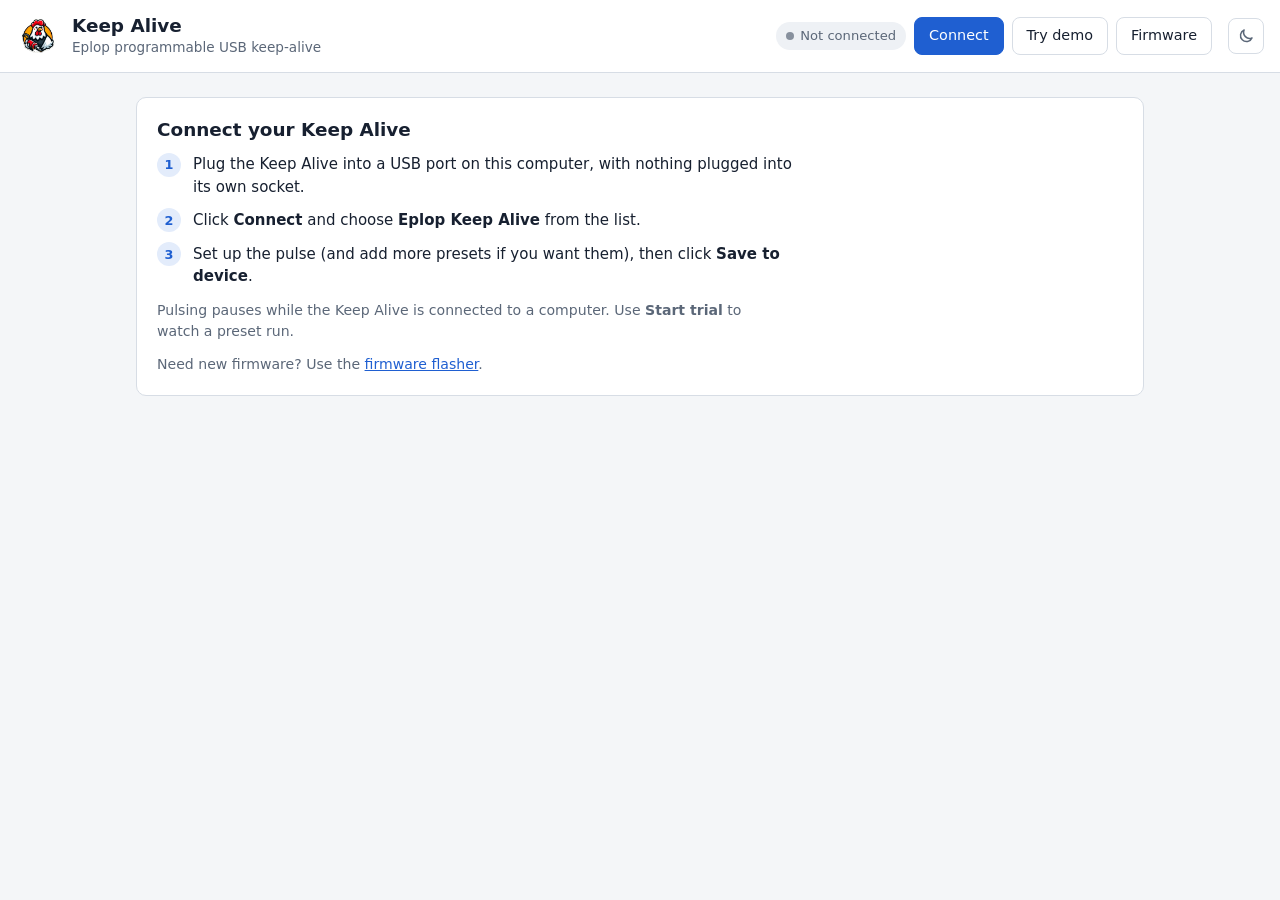
<file: docs/index.html>
<!doctype html>
<html lang="en">
<head>
<meta charset="utf-8">
<meta name="viewport" content="width=device-width, initial-scale=1">
<title>Eplop Keep Alive</title>
<meta name="description" content="Configure your Eplop programmable USB Keep Alive from the browser.">
<meta property="og:type" content="website">
<meta property="og:site_name" content="Eplop">
<meta property="og:title" content="Eplop Keep Alive">
<meta property="og:description" content="Configure your Eplop programmable USB Keep Alive from the browser.">
<meta property="og:url" content="https://chickey.github.io/keepalive-prog/">
<meta property="og:image" content="https://chickey.github.io/keepalive-prog/og-image.png">
<meta property="og:image:width" content="600">
<meta property="og:image:height" content="600">
<meta property="og:image:alt" content="Eplop Electronics logo">
<meta name="twitter:card" content="summary">
<meta name="theme-color" content="#f15600">
<link rel="icon" href="favicon.png" type="image/png">
<link rel="stylesheet" href="style.css?v=1.1.0-2">
<script>try { const t = localStorage.getItem('ka-theme'); if (t === 'light' || t === 'dark') document.documentElement.dataset.theme = t; } catch {}</script>
<script type="module" src="app.js"></script>
</head>
<body>
<header class="top">
  <div class="brand">
    <img class="mark" src="logo.png" alt="Eplop" width="44" height="44">
    <div>
      <h1>Keep Alive</h1>
      <p class="sub">Eplop programmable USB keep-alive</p>
    </div>
  </div>
  <div class="conn">
    <span id="connState" class="pill" data-state="off">Not connected</span>
    <button id="btnConnect" class="btn primary" type="button">Connect</button>
    <button id="btnDemo" class="btn" type="button">Try demo</button>
    <button id="btnDisconnect" class="btn" type="button" hidden>Disconnect</button>
    <a class="btn" href="flash.html?connect" title="Install new firmware on the Keep Alive">Firmware</a>
  </div>
  <button id="btnTheme" class="btn theme-btn" type="button" aria-label="Switch to dark mode" title="Switch to dark mode">
    <svg class="moon" viewBox="0 0 24 24" aria-hidden="true"><path d="M20 14.5A8 8 0 0 1 9.5 4 8 8 0 1 0 20 14.5Z"/></svg>
    <svg class="sun" viewBox="0 0 24 24" aria-hidden="true"><circle cx="12" cy="12" r="4"/><path d="M12 2v2M12 20v2M4.9 4.9l1.4 1.4M17.7 17.7l1.4 1.4M2 12h2M20 12h2M4.9 19.1l1.4-1.4M17.7 6.3l1.4-1.4"/></svg>
  </button>
</header>

<main class="wrap">
  <section id="unsupported" class="notice warn" hidden>
    <strong>This browser can't talk to the Keep Alive.</strong>
    Configuring the device needs Web Serial, which works in Chrome, Edge or Opera on a desktop computer.
    You can still look around with <em>Try demo</em>.
  </section>

  <section id="loaderNote" class="notice warn" hidden>
    <strong>This Keep Alive is in update mode.</strong> <span></span>
    <a class="btn small" href="flash.html?connect">Open the firmware page</a>
  </section>

  <section id="intro" class="intro">
    <h2>Connect your Keep Alive</h2>
    <ol class="steps">
      <li><span>Plug the Keep Alive into a USB port on this computer, with nothing plugged into its own socket.</span></li>
      <li><span>Click <b>Connect</b> and choose <b>Eplop Keep Alive</b> from the list.</span></li>
      <li><span>Set up the pulse (and add more presets if you want them), then click <b>Save to device</b>.</span></li>
    </ol>
    <p class="hint">Pulsing pauses while the Keep Alive is connected to a computer. Use <b>Start trial</b> to watch a preset run.</p>
    <p class="hint">Need new firmware? Use the <a href="flash.html?connect">firmware flasher</a>.</p>
  </section>

  <section id="device" hidden>
    <div class="devbar">
      <div class="devinfo" id="devInfo"></div>
      <div class="devactions">
        <span id="dirty" class="dirty" hidden>Unsaved changes</span>
        <button id="btnDefaults" class="btn" type="button">Restore defaults</button>
        <button id="btnSave" class="btn primary" type="button" disabled>Save to device</button>
      </div>
    </div>

    <div id="fault" class="notice error" hidden></div>

    <section class="live" aria-labelledby="liveTitle">
      <div class="live-head">
        <h2 id="liveTitle">Live</h2>
        <div class="live-controls">
          <button id="btnRun" class="btn" type="button">Start trial</button>
        </div>
      </div>
      <div class="readouts">
        <div class="readout"><span class="label">Load current</span><span class="value"><span id="rMa">–</span><small>mA</small></span></div>
        <div class="readout"><span class="label">Target</span><span class="value"><span id="rSet">–</span><small>mA</small></span></div>
        <div class="readout"><span class="label">Bus voltage</span><span class="value"><span id="rVbus">–</span><small>V</small></span></div>
        <div class="readout"><span class="label">State</span><span class="value"><span id="rState" class="state">–</span></span></div>
      </div>
      <div class="chart-box">
        <canvas id="chart" height="176" aria-label="Load current over the last 30 seconds"></canvas>
        <div class="chart-legend"><span class="lg lg-ma">Measured</span><span class="lg lg-set">Target</span><span id="lastPulse" class="lg-last"></span><span class="lg-note">last 30 s</span></div>
      </div>
      <form id="testForm" class="testrow">
        <span class="label">Single test pulse</span>
        <label class="inline"><input id="testMa" type="number" min="1" value="100" inputmode="numeric"> mA</label>
        <label class="inline">for <input id="testS" type="number" min="0.01" step="0.01" value="1" inputmode="decimal"> s</label>
        <button class="btn" type="submit">Pulse</button>
      </form>
    </section>

    <h2 class="section-title">Presets</h2>
    <p class="hint">Most setups need just one preset. Use <b>Add preset</b> for up to three; the INPUT button on the Keep Alive then steps through them, and its light blinks once, twice or three times to show which is active.</p>
    <p id="limitsHint" class="hint" hidden></p>
    <div id="presets" class="presets"></div>

    <fieldset id="lightOpts" class="opts" hidden>
      <legend>Light when running from a power bank</legend>
      <label class="check"><input type="radio" name="led" value="0"> Off</label>
      <label class="check"><input type="radio" name="led" value="1"> Flash briefly with each pulse</label>
      <label class="check"><input type="radio" name="led" value="2"> Blink the preset number every 10 seconds</label>
      <p class="hint">Whichever you choose, the light still blinks when you press the button. Off uses the least power.</p>
    </fieldset>

    <details class="advanced">
      <summary>Advanced</summary>
      <div class="adv-body">
        <div class="adv-item">
          <div>
            <h3>Firmware update</h3>
            <p>Opens the firmware page, which restarts the Keep Alive into update mode and installs the latest firmware. Your presets and settings are kept.</p>
          </div>
          <a class="btn" href="flash.html?connect">Update firmware</a>
        </div>
        <div class="adv-item col">
          <h3>Communication log</h3>
          <pre id="log" class="log" aria-live="off"></pre>
        </div>
      </div>
    </details>
  </section>

</main>

<div id="toast" class="toast" role="status" aria-live="polite" hidden></div>

<template id="presetTpl">
  <article class="preset">
    <header>
      <h3>Preset <span class="pn"></span></h3>
      <div class="ph-right">
        <span class="badge" hidden>Active</span>
        <button class="btn small use" type="button">Use this preset</button>
        <button class="btn small remove" type="button">Remove</button>
      </div>
    </header>
    <div class="field">
      <label class="flabel">Pulse current</label>
      <div class="range-row">
        <input class="ma-range" type="range" min="0" step="1">
        <span class="numwrap"><input class="ma" type="number" min="0" step="1" inputmode="numeric"><span>mA</span></span>
      </div>
    </div>
    <div class="two">
      <div class="field">
        <label class="flabel">On for</label>
        <span class="numwrap"><input class="on" type="number" min="0.01" step="0.01" inputmode="decimal"><span>s</span></span>
      </div>
      <div class="field">
        <label class="flabel">Off for</label>
        <span class="numwrap"><input class="off" type="number" min="0" step="0.01" inputmode="decimal"><span>s</span></span>
      </div>
    </div>
    <label class="check"><input class="cont" type="checkbox"> Continuous load (no off time)</label>
    <p class="summary"></p>
    <p class="ferr" hidden></p>
  </article>
</template>
</body>
</html>
</file>
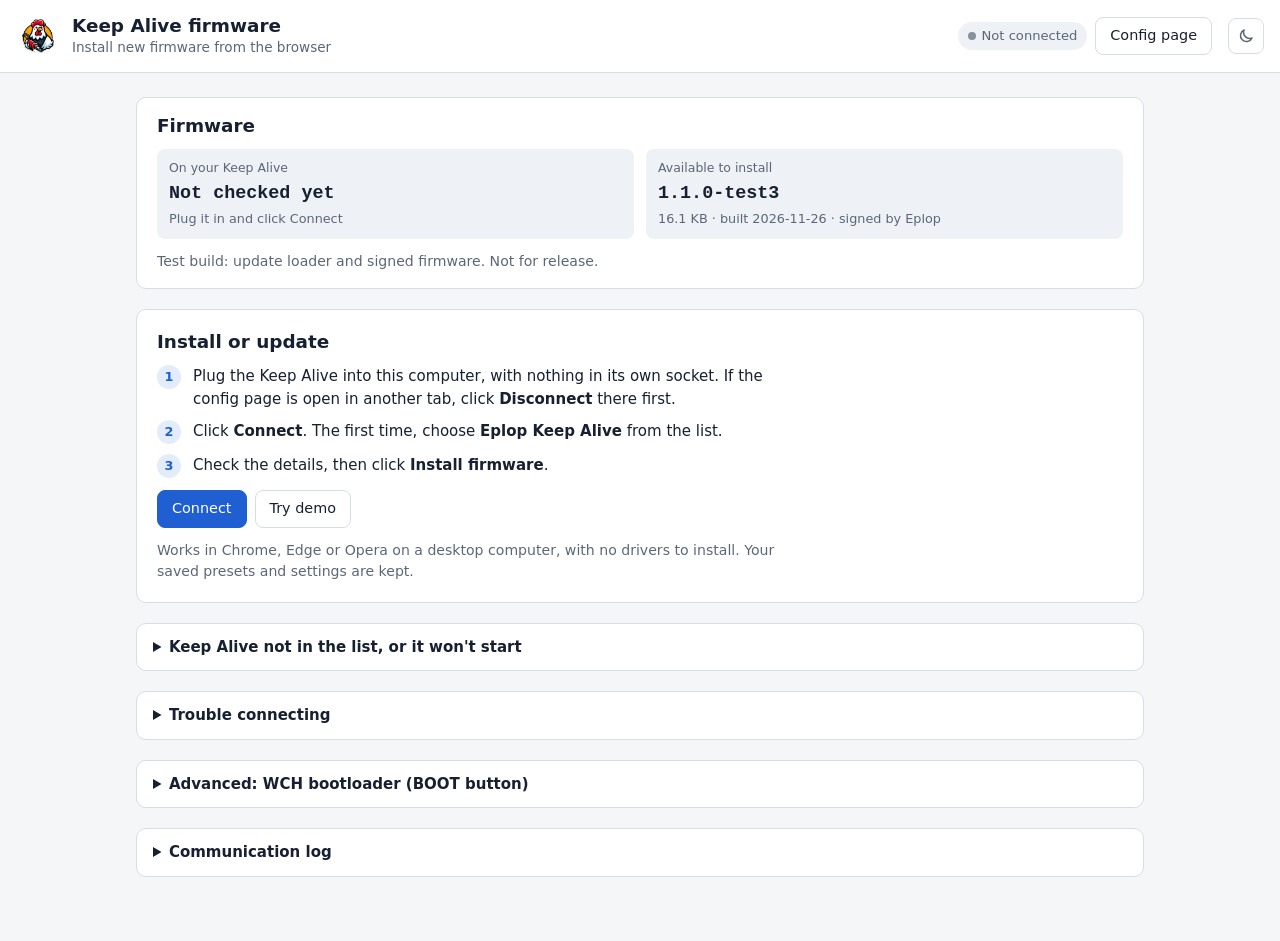
<file: docs/flash.html>
<!doctype html>
<html lang="en">
<head>
<meta charset="utf-8">
<meta name="viewport" content="width=device-width, initial-scale=1">
<title>Flash Keep Alive</title>
<meta name="description" content="Install new firmware on your Eplop Keep Alive from the browser.">
<meta property="og:type" content="website">
<meta property="og:site_name" content="Eplop">
<meta property="og:title" content="Flash Keep Alive">
<meta property="og:description" content="Install new firmware on your Eplop Keep Alive from the browser.">
<meta property="og:url" content="https://chickey.github.io/keepalive-prog/flash.html">
<meta property="og:image" content="https://chickey.github.io/keepalive-prog/og-image.png">
<meta property="og:image:width" content="600">
<meta property="og:image:height" content="600">
<meta property="og:image:alt" content="Eplop Electronics logo">
<meta name="twitter:card" content="summary">
<meta name="theme-color" content="#f15600">
<link rel="icon" href="favicon.png" type="image/png">
<link rel="stylesheet" href="style.css?v=1.1.0-2">
<script>try { const t = localStorage.getItem('ka-theme'); if (t === 'light' || t === 'dark') document.documentElement.dataset.theme = t; } catch {}</script>
<script type="module" src="flash.js"></script>
</head>
<body>
<header class="top">
  <div class="brand">
    <img class="mark" src="logo.png" alt="Eplop" width="44" height="44">
    <div>
      <h1>Keep Alive firmware</h1>
      <p class="sub">Install new firmware from the browser</p>
    </div>
  </div>
  <div class="conn">
    <span id="connState" class="pill" data-state="off">Not connected</span>
    <a class="btn" href="./">Config page</a>
  </div>
  <button id="btnTheme" class="btn theme-btn" type="button" aria-label="Switch to dark mode" title="Switch to dark mode">
    <svg class="moon" viewBox="0 0 24 24" aria-hidden="true"><path d="M20 14.5A8 8 0 0 1 9.5 4 8 8 0 1 0 20 14.5Z"/></svg>
    <svg class="sun" viewBox="0 0 24 24" aria-hidden="true"><circle cx="12" cy="12" r="4"/><path d="M12 2v2M12 20v2M4.9 4.9l1.4 1.4M17.7 17.7l1.4 1.4M2 12h2M20 12h2M4.9 19.1l1.4-1.4M17.7 6.3l1.4-1.4"/></svg>
  </button>
</header>

<main class="wrap">
  <section id="unsupported" class="notice warn" hidden>
    <strong>This browser can't flash the Keep Alive.</strong>
    Installing firmware needs Web Serial, which works in Chrome, Edge or Opera on a desktop computer.
    You can still see how it works with <em>Try demo</em>.
  </section>

  <section class="fwcard" aria-labelledby="fwTitle">
    <h2 id="fwTitle">Firmware</h2>
    <dl class="kv kv2">
      <div><dt>On your Keep Alive</dt><dd id="fwDevice" class="fwver">Not checked yet</dd><dd id="fwDeviceSub" class="fwsub">Plug it in and click Connect</dd></div>
      <div><dt>Available to install</dt><dd id="fwAvail" class="fwver">Loading…</dd><dd id="fwAvailSub" class="fwsub"></dd></div>
    </dl>
    <p id="fwStatus" class="fwstatus" hidden></p>
    <p id="fwNote" class="hint" hidden></p>
  </section>

  <section id="intro" class="intro" aria-labelledby="updTitle">
    <h2 id="updTitle">Install or update</h2>
    <ol class="steps">
      <li><span>Plug the Keep Alive into this computer, with nothing in its own socket. If the config page is open in another tab, click <b>Disconnect</b> there first.</span></li>
      <li><span>Click <b>Connect</b>. The first time, choose <b>Eplop Keep Alive</b> from the list.</span></li>
      <li><span>Check the details, then click <b>Install firmware</b>.</span></li>
    </ol>
    <div class="actions">
      <button id="btnConnect" class="btn primary" type="button">Connect</button>
      <button id="btnDemo" class="btn" type="button">Try demo</button>
    </div>
    <p class="hint">Works in Chrome, Edge or Opera on a desktop computer, with no drivers to install. Your saved presets and settings are kept.</p>
  </section>

  <details id="viaPreset" class="advanced">
    <summary>Keep Alive not in the list, or it won't start</summary>
    <div class="adv-body">
      <p class="hint">Put it into update mode by hand:</p>
      <ol class="steps">
        <li><span>Unplug the Keep Alive, and unplug anything from its own socket.</span></li>
        <li><span><b>Hold down the INPUT button</b> and plug the Keep Alive in. Let go once its light blinks briefly once a second: it's in update mode, and stays there until it's unplugged.</span></li>
        <li><span>Click <b>Connect</b> and choose <b>Eplop Keep Alive (update)</b> from the list. Then click <b>Install firmware</b>.</span></li>
      </ol>
      <div class="actions">
        <button id="btnConnect2" class="btn" type="button">Connect</button>
      </div>
    </div>
  </details>

  <section id="device" class="flashcard" aria-labelledby="devTitle" hidden>
    <div class="flash-head">
      <h2 id="devTitle">Connected</h2>
      <button id="btnDisconnect" class="btn small" type="button">Disconnect</button>
    </div>
    <dl id="chipInfo" class="kv"></dl>
    <p id="devNote" class="notice warn" hidden></p>
    <div class="actions">
      <button id="btnFlash" class="btn primary" type="button">Install firmware</button>
      <button id="btnUnlock" class="btn danger" type="button" hidden>Unlock chip</button>
    </div>
    <div id="progress" class="progress" hidden>
      <div class="progress-label"><span id="stage">Preparing…</span><span id="pct">0%</span></div>
      <div class="bar" role="progressbar" aria-labelledby="stage" aria-valuemin="0" aria-valuemax="100" aria-valuenow="0"><div id="barFill"></div></div>
    </div>
  </section>

  <section id="result" class="notice" role="status" hidden></section>

  <details id="help" class="advanced">
    <summary>Trouble connecting</summary>
    <div class="adv-body help">
      <div class="adv-item col">
        <h3>The Keep Alive isn't in the list</h3>
        <p>Check it's plugged straight into this computer, and try another cable: some USB cables only carry power. If the config page is open in another tab, click <b>Disconnect</b> there. If it still doesn't appear, use update mode by hand (hold INPUT while plugging it in, above).</p>
      </div>
      <div class="adv-item col">
        <h3>Linux: “couldn't open the port”</h3>
        <p>Your user needs access to serial ports. Add yourself to the <code>dialout</code> group, then log out and back in:</p>
        <pre class="log code">sudo usermod -aG dialout "$USER"</pre>
      </div>
      <div class="adv-item col">
        <h3>macOS: it appears, then disappears</h3>
        <p>On some Macs a prompt asks whether to allow the new accessory. Click <b>Allow</b>; the page waits for it.</p>
      </div>
    </div>
  </details>

  <details id="viaBoot" class="advanced">
    <summary>Advanced: WCH bootloader (BOOT button)</summary>
    <div class="adv-body help">
      <p>For boards with no update loader on them: factory-fresh chips, or a Keep Alive whose loader is damaged. This installs the update loader and the firmware together, using the bootloader built into the chip. Windows needs a driver for it (below); macOS and Linux don't.</p>
      <ol class="steps">
        <li><span>Unplug the Keep Alive, and unplug anything from its own USB socket.</span></li>
        <li><span>Click <b>Connect with BOOT</b>. A device list opens; it's empty for now.</span></li>
        <li><span><b>Hold down the BOOT button</b> and plug the Keep Alive in. Keep holding for a second, then let go.</span></li>
        <li><span>Straight away, pick the <i>unknown device from QinHeng Electronics</i> and click <b>Connect</b>. It only waits a few seconds; if it vanishes from the list, unplug it and try again.</span></li>
        <li><span>Check the details, then click <b>Install firmware</b>.</span></li>
      </ol>
      <div class="actions">
        <button id="btnIsp" class="btn" type="button">Connect with BOOT</button>
      </div>
      <div class="adv-item col">
        <h3>Windows: “couldn't open the device”</h3>
        <p>Windows needs the generic WinUSB driver for the chip's bootloader. This is a one-time step per computer:</p>
        <ol class="plain">
          <li>Put the Keep Alive in the bootloader (hold BOOT while plugging it in).</li>
          <li>Download and run <a href="https://zadig.akeo.ie/" target="_blank" rel="noopener">Zadig</a>.</li>
          <li>Choose <b>Options → List All Devices</b>, then pick the device with USB ID <code>4348 55E0</code> or <code>1A86 55E0</code> (often called <i>USB Module</i>).</li>
          <li>Set the driver on the right to <b>WinUSB</b> and click <b>Replace Driver</b> (or <b>Install Driver</b>).</li>
          <li>Unplug the Keep Alive, return here and start again from step 1.</li>
        </ol>
      </div>
      <div class="adv-item col">
        <h3>Linux: “couldn't open the device”</h3>
        <p>Add a udev rule, then unplug and replug the Keep Alive:</p>
        <pre class="log code">printf '%s\n' 'SUBSYSTEM=="usb", ATTRS{idVendor}=="4348", ATTRS{idProduct}=="55e0", MODE="0666"' 'SUBSYSTEM=="usb", ATTRS{idVendor}=="1a86", ATTRS{idProduct}=="55e0", MODE="0666"' | sudo tee /etc/udev/rules.d/50-wch-isp.rules
sudo udevadm control --reload-rules</pre>
      </div>
    </div>
  </details>

  <details class="advanced">
    <summary>Communication log</summary>
    <div class="adv-body">
      <pre id="log" class="log" aria-live="off"></pre>
    </div>
  </details>
</main>
</body>
</html>
</file>
<file: docs/style.css>
/* Layout: a single working column — connection bar, live readout, three preset cards. */
:root {
  --bg: #f4f6f8;
  --surface: #ffffff;
  --surface-2: #eef1f5;
  --fg: #172030;
  --muted: #5b6778;
  --line: #d7dde5;
  --accent: #1f5fd1;
  --accent-fg: #ffffff;
  --accent-soft: #e3ecfb;
  --ok: #1d8a4e;
  --warn: #9a6400;
  --warn-bg: #fff4dc;
  --err: #b42318;
  --err-bg: #fde8e6;
  --chart-ma: #1f5fd1;
  --chart-set: #8a96a8;
  --font: system-ui, -apple-system, "Segoe UI", Roboto, "Helvetica Neue", Arial, sans-serif;
  --mono: ui-monospace, "SF Mono", Menlo, Consolas, monospace;
  --radius: 10px;
  color-scheme: light;
}
@media (prefers-color-scheme: dark) {
  :root:not([data-theme="light"]) {
    --bg: #0f141b;
    --surface: #171e27;
    --surface-2: #1f2833;
    --fg: #e6ebf2;
    --muted: #94a0b2;
    --line: #2c3644;
    --accent: #5b8ff0;
    --accent-fg: #0b1220;
    --accent-soft: #1d2b44;
    --ok: #4cc283;
    --warn: #f0b44c;
    --warn-bg: #2e2412;
    --err: #ff7b6e;
    --err-bg: #34191a;
    --chart-ma: #6f9df2;
    --chart-set: #6e7a8c;
    color-scheme: dark;
  }
}
:root[data-theme="dark"] {
  --bg: #0f141b;
  --surface: #171e27;
  --surface-2: #1f2833;
  --fg: #e6ebf2;
  --muted: #94a0b2;
  --line: #2c3644;
  --accent: #5b8ff0;
  --accent-fg: #0b1220;
  --accent-soft: #1d2b44;
  --ok: #4cc283;
  --warn: #f0b44c;
  --warn-bg: #2e2412;
  --err: #ff7b6e;
  --err-bg: #34191a;
  --chart-ma: #6f9df2;
  --chart-set: #6e7a8c;
  color-scheme: dark;
}

* { box-sizing: border-box; }
html, body { margin: 0; }
body {
  background: var(--bg);
  color: var(--fg);
  font: 15px/1.5 var(--font);
  -webkit-font-smoothing: antialiased;
}
[hidden] { display: none !important; }
h1, h2, h3 { margin: 0; line-height: 1.25; text-wrap: balance; }
h2 { font-size: 1.15rem; }
h3 { font-size: 1rem; }
b { font-weight: 600; }

/* Header */
.top {
  display: grid; grid-template-columns: 1fr auto auto; grid-template-areas: "brand conn theme";
  align-items: center; gap: 12px 16px;
  padding: 14px 16px;
  background: var(--surface);
  border-bottom: 1px solid var(--line);
}
.brand { grid-area: brand; display: flex; align-items: center; gap: 12px; min-width: 0; }
.mark { width: 44px; height: 44px; flex: none; color: var(--fg); }
.brand h1 { font-size: 1.15rem; }
.sub { margin: 0; color: var(--muted); font-size: 0.85rem; }
.conn { grid-area: conn; display: flex; flex-wrap: wrap; align-items: center; gap: 8px; }
.btn.theme-btn { grid-area: theme; justify-self: end; display: inline-grid; place-items: center; width: 36px; height: 36px; padding: 0; color: var(--muted); }
.btn.theme-btn:hover:not(:disabled) { color: var(--fg); }
.theme-btn svg { width: 18px; height: 18px; fill: none; stroke: currentColor; stroke-width: 2; stroke-linecap: round; stroke-linejoin: round; }
.theme-btn .moon { display: none; }
.theme-btn[data-next="dark"] .sun { display: none; }
.theme-btn[data-next="dark"] .moon { display: block; }

.pill {
  display: inline-flex; align-items: center; gap: 6px;
  padding: 4px 10px; border-radius: 999px;
  background: var(--surface-2); color: var(--muted);
  font-size: 0.82rem; white-space: nowrap;
}
.pill::before { content: ""; width: 8px; height: 8px; border-radius: 50%; background: currentColor; opacity: .7; }
.pill[data-state="on"] { color: var(--ok); }
.pill[data-state="busy"] { color: var(--warn); }

/* Buttons */
.btn {
  appearance: none; font: inherit; font-size: 0.9rem; font-weight: 500;
  padding: 7px 14px; border-radius: 8px;
  border: 1px solid var(--line); background: var(--surface); color: var(--fg);
  cursor: pointer; white-space: nowrap;
}
.btn:hover:not(:disabled) { border-color: var(--muted); }
.btn.primary { background: var(--accent); border-color: var(--accent); color: var(--accent-fg); }
.btn.primary:hover:not(:disabled) { filter: brightness(1.08); border-color: var(--accent); }
.btn.small { padding: 4px 10px; font-size: 0.82rem; }
.btn.danger { color: var(--err); border-color: var(--err); }
.btn:disabled { opacity: .45; cursor: not-allowed; }
.btn:focus-visible, input:focus-visible, summary:focus-visible { outline: 2px solid var(--accent); outline-offset: 2px; }

/* Main */
.wrap { max-width: 1040px; margin: 0 auto; padding-inline: 16px; padding-block: 24px 64px; display: grid; gap: 20px; }

.notice { padding: 12px 16px; border-radius: var(--radius); background: var(--surface); border: 1px solid var(--line); }
.notice.warn { background: var(--warn-bg); border-color: transparent; color: var(--fg); }
.notice.error { background: var(--err-bg); border-color: transparent; color: var(--err); font-weight: 500; }

.intro { background: var(--surface); border: 1px solid var(--line); border-radius: var(--radius); padding: 20px; display: grid; gap: 12px; }
.steps { margin: 0; padding: 0; list-style: none; counter-reset: s; display: grid; gap: 10px; }
.steps li { counter-increment: s; display: flex; gap: 12px; align-items: baseline; max-width: 68ch; }
.steps li::before {
  content: counter(s); flex: none; width: 24px; height: 24px; border-radius: 50%;
  display: inline-grid; place-items: center; font-size: 0.8rem; font-weight: 600;
  background: var(--accent-soft); color: var(--accent);
}
.hint { margin: 0; color: var(--muted); font-size: 0.88rem; max-width: 70ch; }

/* Device bar */
#device { display: grid; gap: 20px; }
.devbar { display: flex; flex-wrap: wrap; align-items: center; justify-content: space-between; gap: 12px; }
.devinfo { color: var(--muted); font-size: 0.85rem; font-family: var(--mono); min-width: 0; overflow-wrap: anywhere; }
.devactions { display: flex; flex-wrap: wrap; align-items: center; gap: 8px; }
.dirty { color: var(--warn); font-size: 0.85rem; font-weight: 500; }

/* Live */
.live { background: var(--surface); border: 1px solid var(--line); border-radius: var(--radius); padding: 16px; display: grid; gap: 14px; }
.live-head { display: flex; align-items: center; justify-content: space-between; gap: 12px; }
.readouts { display: grid; grid-template-columns: repeat(4, minmax(0, 1fr)); gap: 12px; }
.readout { display: grid; gap: 2px; padding: 10px 12px; background: var(--surface-2); border-radius: 8px; min-width: 0; }
.label { color: var(--muted); font-size: 0.78rem; letter-spacing: .02em; }
.value { font-family: var(--mono); font-size: 1.35rem; font-variant-numeric: tabular-nums; white-space: nowrap; }
.value small { font-size: 0.8rem; color: var(--muted); margin-left: 4px; font-family: var(--font); }
.state { font-family: var(--font); font-size: 1rem; font-weight: 600; }
.state[data-s="ON"] { color: var(--accent); }
.state[data-s="FAULT"] { color: var(--err); }
.chart-box { display: grid; gap: 6px; }
#chart { width: 100%; height: 176px; display: block; border-radius: 8px; background: var(--surface-2); }
.chart-legend { display: flex; gap: 16px; font-size: 0.78rem; color: var(--muted); }
.lg::before { content: ""; display: inline-block; width: 14px; height: 0; border-top: 2px solid; vertical-align: middle; margin-right: 6px; }
.lg-ma::before { border-color: var(--chart-ma); }
.lg-set::before { border-color: var(--chart-set); border-top-style: dashed; }
.lg-last { margin-left: auto; color: var(--fg); font-variant-numeric: tabular-nums; }
.lg-note { margin-left: 12px; }
.chart-legend { flex-wrap: wrap; }
.testrow { display: flex; flex-wrap: wrap; align-items: center; gap: 8px 12px; padding-top: 12px; border-top: 1px solid var(--line); }
.testrow .label { margin-right: auto; font-size: 0.85rem; }
.inline { display: inline-flex; align-items: center; gap: 6px; color: var(--muted); font-size: 0.88rem; }
.testrow .inline input { width: 84px; }

/* Inputs */
input[type="number"] {
  font: inherit; font-family: var(--mono); font-variant-numeric: tabular-nums;
  padding: 6px 8px; border-radius: 6px; border: 1px solid var(--line);
  background: var(--surface); color: var(--fg); width: 100%; min-width: 0;
}
input[type="number"][aria-invalid="true"] { border-color: var(--err); }
input[type="range"] { width: 100%; accent-color: var(--accent); }
input[type="checkbox"] { accent-color: var(--accent); width: 16px; height: 16px; }

/* Presets */
.section-title { margin-top: 4px; }
.presets { display: grid; grid-template-columns: repeat(3, minmax(0, 1fr)); gap: 16px; }
.preset {
  background: var(--surface); border: 1px solid var(--line); border-radius: var(--radius);
  padding: 16px; display: grid; gap: 14px; align-content: start;
}
.preset.active { border-color: var(--accent); box-shadow: 0 0 0 1px var(--accent) inset; }
.preset header { display: flex; align-items: center; gap: 8px; min-height: 28px; }
.preset header .use { margin-left: auto; }
.preset header { flex-wrap: wrap; }
.ph-right { margin-left: auto; display: flex; align-items: center; gap: 12px; }
.preset[hidden] { display: none; }
.add-preset {
  min-height: 160px; display: flex; flex-direction: column; align-items: center; justify-content: center; gap: 6px;
  border: 1.5px dashed var(--line); border-radius: var(--radius); background: transparent;
  color: var(--muted); font: inherit; font-size: 0.92rem; cursor: pointer;
}
.add-preset .plus { font-size: 2rem; line-height: 1; font-weight: 300; }
.add-preset:hover, .add-preset:focus-visible { border-color: var(--accent); color: var(--accent); }
.add-preset[hidden] { display: none; }
.badge { margin-left: auto; padding: 2px 10px; border-radius: 999px; background: var(--accent-soft); color: var(--accent); font-size: 0.78rem; font-weight: 600; }
.field { display: grid; gap: 6px; }
.flabel { font-size: 0.8rem; color: var(--muted); }
.range-row { display: grid; grid-template-columns: 1fr 104px; gap: 10px; align-items: center; }
.numwrap { display: flex; align-items: center; gap: 6px; color: var(--muted); font-size: 0.85rem; }
.two { display: grid; grid-template-columns: 1fr 1fr; gap: 12px; }
.check { display: flex; align-items: center; gap: 8px; font-size: 0.88rem; color: var(--muted); cursor: pointer; }
.summary { margin: 0; padding: 8px 10px; border-radius: 6px; background: var(--surface-2); font-size: 0.85rem; color: var(--muted); font-variant-numeric: tabular-nums; }
.summary b { color: var(--fg); }
.ferr { margin: 0; color: var(--err); font-size: 0.85rem; }

/* Advanced */
.advanced { background: var(--surface); border: 1px solid var(--line); border-radius: var(--radius); }
.advanced summary { padding: 12px 16px; cursor: pointer; font-weight: 600; }
.adv-body { padding: 0 16px 16px; display: grid; gap: 16px; }
.adv-item { display: flex; flex-wrap: wrap; align-items: center; justify-content: space-between; gap: 12px; padding-top: 16px; border-top: 1px solid var(--line); }
.adv-item.col { display: grid; }
.adv-item p { margin: 4px 0 0; color: var(--muted); font-size: 0.88rem; max-width: 60ch; }
.log {
  margin: 0; max-height: 220px; overflow: auto; padding: 10px 12px; border-radius: 6px;
  background: var(--surface-2); font: 12px/1.5 var(--mono); color: var(--muted); white-space: pre-wrap; overflow-wrap: anywhere;
}

/* Toast */
.toast {
  position: fixed; left: 50%; transform: translateX(-50%);
  bottom: calc(20px + env(safe-area-inset-bottom, 0px));
  max-width: calc(100% - 32px);
  padding: 10px 16px; border-radius: 8px; background: var(--fg); color: var(--bg);
  font-size: 0.9rem; box-shadow: 0 6px 24px rgb(0 0 0 / .2);
}

@media (max-width: 640px) {
  .top { grid-template-columns: 1fr auto; grid-template-areas: "brand theme" "conn conn"; }
}
@media (max-width: 860px) {
  .presets { grid-template-columns: 1fr; }
  .readouts { grid-template-columns: repeat(2, minmax(0, 1fr)); }
}
@media (prefers-reduced-motion: reduce) {
  * { transition: none !important; animation: none !important; }
}

/* Flash page */
a { color: var(--accent); }
a.btn { text-decoration: none; display: inline-block; }
code { font-family: var(--mono); font-size: 0.88em; padding: 1px 5px; border-radius: 4px; background: var(--surface-2); }
.actions { display: flex; flex-wrap: wrap; gap: 8px; }
.fwcard, .flashcard { background: var(--surface); border: 1px solid var(--line); border-radius: var(--radius); padding: 16px 20px; display: grid; gap: 12px; }
.flash-head { display: flex; align-items: center; justify-content: space-between; gap: 12px; }
.kv { margin: 0; display: grid; grid-template-columns: repeat(4, minmax(0, 1fr)); gap: 12px; }
.kv div { padding: 10px 12px; background: var(--surface-2); border-radius: 8px; min-width: 0; }
.kv dt { color: var(--muted); font-size: 0.78rem; }
.kv dd { margin: 2px 0 0; font-family: var(--mono); font-size: 0.9rem; overflow-wrap: anywhere; }
.progress { display: grid; gap: 6px; }
.progress-label { display: flex; justify-content: space-between; font-size: 0.88rem; color: var(--muted); font-variant-numeric: tabular-nums; }
.bar { height: 10px; border-radius: 999px; background: var(--surface-2); overflow: hidden; }
.bar > div { height: 100%; width: 0; background: var(--accent); border-radius: inherit; transition: width .15s linear; }
.notice.ok { background: var(--surface); border-color: var(--ok); color: var(--fg); box-shadow: inset 4px 0 0 var(--ok); }
.notice.error a { color: inherit; }
.notice strong { display: block; margin-bottom: 2px; }
.help .adv-item p, .plain { color: var(--muted); font-size: 0.88rem; max-width: 70ch; }
.plain { margin: 0; padding-left: 20px; display: grid; gap: 4px; }
.log.code { color: var(--fg); white-space: pre; overflow-x: auto; overflow-wrap: normal; }
@media (max-width: 640px) {
  .kv { grid-template-columns: repeat(2, minmax(0, 1fr)); }
}

/* Options under the presets */
.opts { margin: 0; min-width: 0; background: var(--surface); border: 1px solid var(--line); border-radius: var(--radius); padding: 14px 16px; display: grid; gap: 8px; }
.opts legend { float: left; width: 100%; padding: 0; margin-bottom: 4px; font-weight: 600; }
.opts .check { color: var(--fg); font-size: 0.92rem; }
.opts input[type="radio"] { accent-color: var(--accent); width: 16px; height: 16px; margin: 0; }
.opts .hint { margin-top: 2px; }

/* Firmware versions on the flash page */
.kv.kv2 { grid-template-columns: repeat(2, minmax(0, 1fr)); }
.kv .fwver { font-size: 1.15rem; font-weight: 600; font-family: var(--mono); }
.kv .fwsub { margin-top: 2px; font-family: var(--font); font-size: 0.8rem; color: var(--muted); }
.fwstatus { margin: 0; padding: 8px 12px; border-radius: 8px; font-weight: 500; font-size: 0.92rem; background: var(--surface-2); }
.fwstatus[data-s="update"] { background: var(--accent-soft); color: var(--accent); }
.fwstatus[data-s="newer"] { background: var(--warn-bg); color: var(--warn); }
</file>
